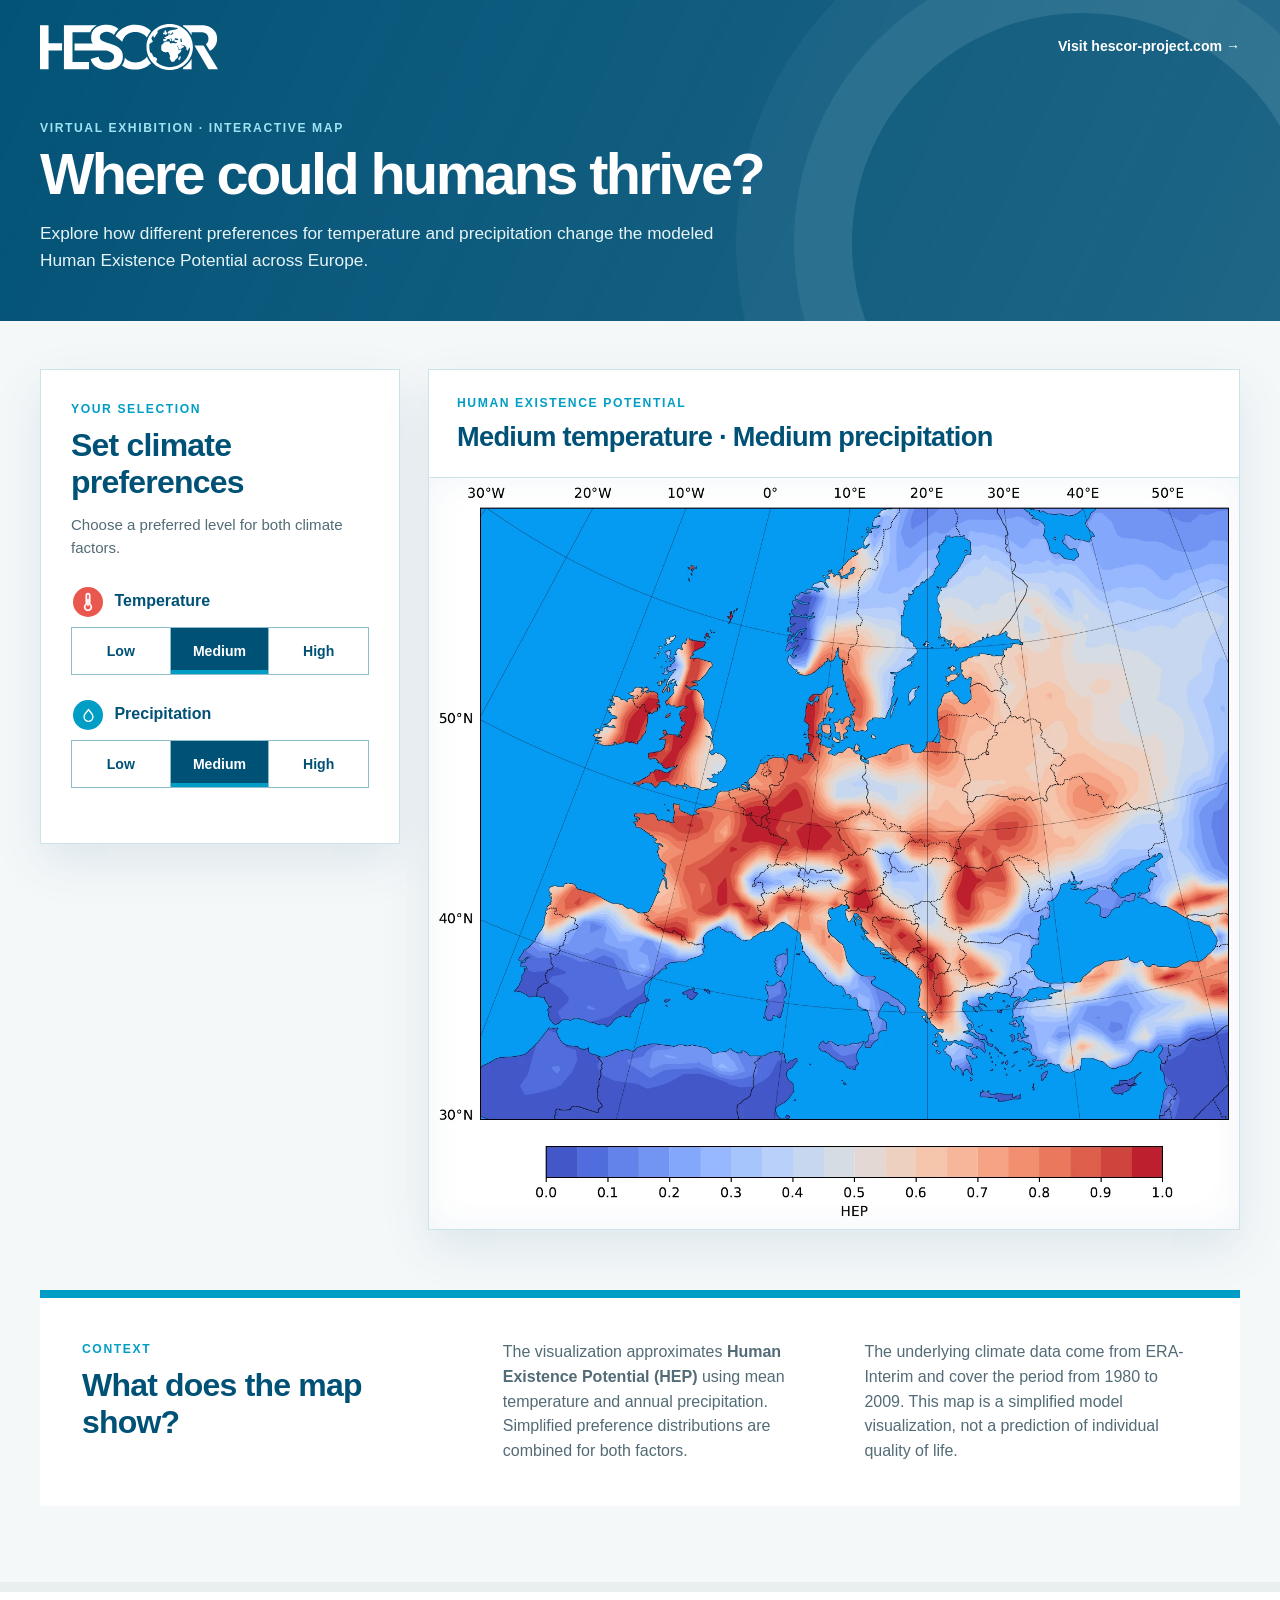
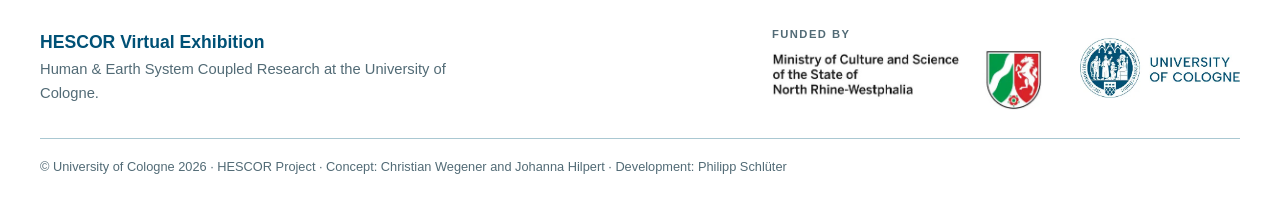
<file: index.html>
<!doctype html>
<html lang="en">
<head>
  <meta charset="utf-8">
  <meta name="viewport" content="width=device-width, initial-scale=1">
  <meta name="description" content="Interactive visualization of Human Existence Potential (HEP) for different temperature and precipitation preferences.">
  <meta name="theme-color" content="#005176">
  <title>Human Existence Potential · HESCOR</title>
  <link rel="icon" href="assets/hescor_logo.svg" type="image/svg+xml">
  <link rel="stylesheet" href="styles.css?v=4">
  <script src="app.js?v=4" defer></script>
</head>
<body>
  <header class="site-header">
    <nav class="nav-shell" aria-label="Main navigation">
      <a href="https://www.hescor-project.com/" aria-label="HESCOR project website">
        <img class="hescor-mark" src="assets/hescor_logo.svg" alt="HESCOR">
      </a>
      <a class="nav-link" href="https://www.hescor-project.com/">Visit hescor-project.com <span aria-hidden="true">→</span></a>
    </nav>
    <div class="hero-shell">
      <p class="eyebrow">Virtual Exhibition · Interactive map</p>
      <h1>Where could humans thrive?</h1>
      <p class="intro">Explore how different preferences for temperature and precipitation change the modeled Human Existence Potential across Europe.</p>
    </div>
  </header>

  <main class="page">
    <section class="explorer" aria-labelledby="explorer-title">
      <div class="controls-card">
        <div class="section-heading">
          <p class="step">Your selection</p>
          <h2 id="explorer-title">Set climate preferences</h2>
          <p>Choose a preferred level for both climate factors.</p>
        </div>

        <fieldset class="choice-group" data-variable="temp">
          <legend><span class="factor-icon temp-icon" aria-hidden="true"><svg viewBox="0 0 24 24"><path d="M14 4v10.54a4 4 0 1 1-4 0V4a2 2 0 0 1 4 0Z"/><path d="M12 9v7"/></svg></span> Temperature</legend>
          <div class="segmented">
            <button type="button" data-value="low" aria-pressed="false">Low</button>
            <button type="button" data-value="mid" aria-pressed="true">Medium</button>
            <button type="button" data-value="high" aria-pressed="false">High</button>
          </div>
        </fieldset>

        <fieldset class="choice-group" data-variable="precip">
          <legend><span class="factor-icon precip-icon" aria-hidden="true"><svg viewBox="0 0 24 24"><path d="M12 2.2 6.8 8.53a8.32 8.32 0 0 0-2.05 5.3 7.25 7.25 0 0 0 14.5 0 8.32 8.32 0 0 0-2.05-5.3L12 2.2Zm0 17.05a5.42 5.42 0 0 1-5.25-5.42 6.4 6.4 0 0 1 1.6-4.03L12 5.36l3.65 4.44a6.4 6.4 0 0 1 1.6 4.03A5.42 5.42 0 0 1 12 19.25Z"/></svg></span> Precipitation</legend>
          <div class="segmented">
            <button type="button" data-value="low" aria-pressed="false">Low</button>
            <button type="button" data-value="mid" aria-pressed="true">Medium</button>
            <button type="button" data-value="high" aria-pressed="false">High</button>
          </div>
        </fieldset>

      </div>

      <figure class="map-card" aria-labelledby="map-title">
        <div class="map-heading">
          <div>
            <p class="step">Human Existence Potential</p>
            <h2 id="map-title">Medium temperature · Medium precipitation</h2>
          </div>
        </div>
        <div class="image-wrap">
          <img id="hep-map" src="assets/plots/HEP_midTemp_midPrecip.webp" width="1480" height="1373" alt="HEP map for medium temperature and medium precipitation">
        </div>
      </figure>
    </section>

    <section class="context" aria-labelledby="context-title">
      <div>
        <p class="step">Context</p>
        <h2 id="context-title">What does the map show?</h2>
      </div>
      <div class="context-copy">
        <p>The visualization approximates <strong>Human Existence Potential (HEP)</strong> using mean temperature and annual precipitation. Simplified preference distributions are combined for both factors.</p>
        <p>The underlying climate data come from ERA-Interim and cover the period from 1980 to 2009. This map is a simplified model visualization, not a prediction of individual quality of life.</p>
      </div>
    </section>
  </main>

  <footer class="brand-footer">
    <div class="footer-inner">
      <div class="funders">
        <div class="funders-copy">
          <strong>HESCOR Virtual Exhibition</strong>
          <span>Human &amp; Earth System Coupled Research at the University of Cologne.</span>
        </div>
        <div class="logo-row">
          <div class="funding-logo">
            <span class="footer-label">Funded by</span>
            <img class="ministry-logo" src="assets/logo_ministerium.jpg" alt="Ministry of Culture and Science of the State of North Rhine-Westphalia">
          </div>
          <img class="uni-logo" src="assets/logo_uni-koeln.jpg" alt="University of Cologne">
        </div>
      </div>
      <div class="copyright">© University of Cologne 2026 · HESCOR Project · Concept: Christian Wegener and Johanna Hilpert · Development: Philipp Schlüter</div>
    </div>
  </footer>
</body>
</html>
</file>
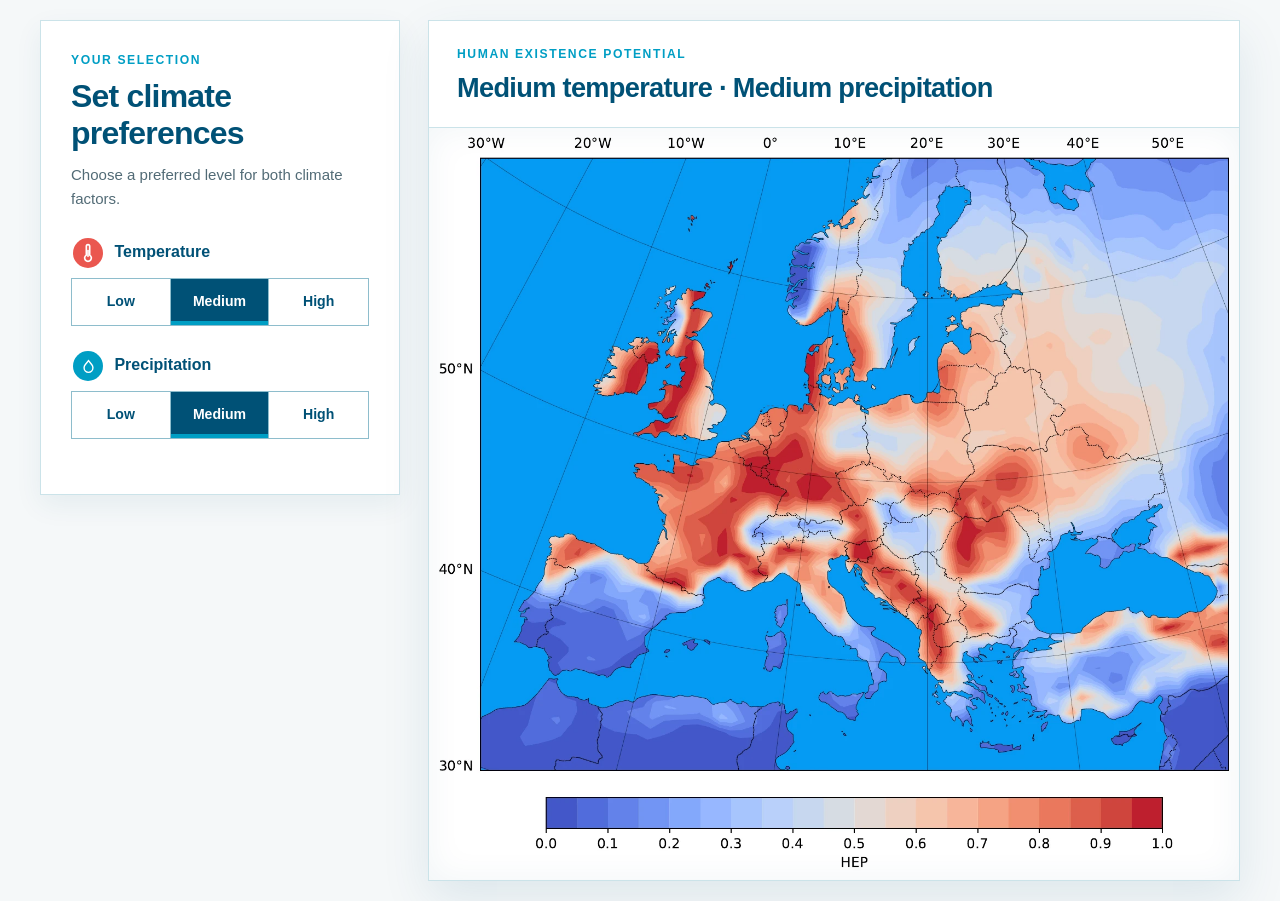
<file: embed.html>
<!doctype html>
<html lang="en">
<head>
  <meta charset="utf-8">
  <meta name="viewport" content="width=device-width, initial-scale=1">
  <meta name="description" content="Embeddable interactive visualization of Human Existence Potential (HEP) for different temperature and precipitation preferences.">
  <meta name="theme-color" content="#f5f8f9">
  <title>Human Existence Potential · Interactive map</title>
  <link rel="icon" href="assets/hescor_logo.svg" type="image/svg+xml">
  <link rel="stylesheet" href="styles.css?v=4">
  <script src="app.js?v=4" defer></script>
</head>
<body class="embedded">
  <main class="page">
    <h1 class="visually-hidden">Interactive Human Existence Potential map</h1>
    <section class="explorer" aria-labelledby="explorer-title">
      <div class="controls-card">
        <div class="section-heading">
          <p class="step">Your selection</p>
          <h2 id="explorer-title">Set climate preferences</h2>
          <p>Choose a preferred level for both climate factors.</p>
        </div>

        <fieldset class="choice-group" data-variable="temp">
          <legend><span class="factor-icon temp-icon" aria-hidden="true"><svg viewBox="0 0 24 24"><path d="M14 4v10.54a4 4 0 1 1-4 0V4a2 2 0 0 1 4 0Z"/><path d="M12 9v7"/></svg></span> Temperature</legend>
          <div class="segmented">
            <button type="button" data-value="low" aria-pressed="false">Low</button>
            <button type="button" data-value="mid" aria-pressed="true">Medium</button>
            <button type="button" data-value="high" aria-pressed="false">High</button>
          </div>
        </fieldset>

        <fieldset class="choice-group" data-variable="precip">
          <legend><span class="factor-icon precip-icon" aria-hidden="true"><svg viewBox="0 0 24 24"><path d="M12 2.2 6.8 8.53a8.32 8.32 0 0 0-2.05 5.3 7.25 7.25 0 0 0 14.5 0 8.32 8.32 0 0 0-2.05-5.3L12 2.2Zm0 17.05a5.42 5.42 0 0 1-5.25-5.42 6.4 6.4 0 0 1 1.6-4.03L12 5.36l3.65 4.44a6.4 6.4 0 0 1 1.6 4.03A5.42 5.42 0 0 1 12 19.25Z"/></svg></span> Precipitation</legend>
          <div class="segmented">
            <button type="button" data-value="low" aria-pressed="false">Low</button>
            <button type="button" data-value="mid" aria-pressed="true">Medium</button>
            <button type="button" data-value="high" aria-pressed="false">High</button>
          </div>
        </fieldset>
      </div>

      <figure class="map-card" aria-labelledby="map-title">
        <div class="map-heading">
          <div>
            <p class="step">Human Existence Potential</p>
            <h2 id="map-title">Medium temperature · Medium precipitation</h2>
          </div>
        </div>
        <div class="image-wrap">
          <img id="hep-map" src="assets/plots/HEP_midTemp_midPrecip.webp" width="1480" height="1373" alt="HEP map for medium temperature and medium precipitation">
        </div>
      </figure>
    </section>
  </main>
</body>
</html>
</file>
<file: styles.css>
:root {
  --blue: #005176;
  --cyan: #009ec4;
  --cyan-soft: #cbecf5;
  --coral: #ea574f;
  --coral-dark: #ce3e38;
  --ink: #122f3c;
  --muted: #526b76;
  --line: #cbe3e9;
  --background: #f5f8f9;
  --white: #fff;
  --shadow: 0 18px 45px rgba(0, 81, 118, .10);
}

* { box-sizing: border-box; }
html { scroll-behavior: smooth; }
body {
  margin: 0;
  background: var(--background);
  color: var(--ink);
  font-family: "Albert Sans", "Avenir Next", Avenir, "Segoe UI", sans-serif;
  line-height: 1.55;
}
button, a { font: inherit; }
a { color: inherit; }
.visually-hidden {
  position: absolute;
  width: 1px;
  height: 1px;
  padding: 0;
  margin: -1px;
  overflow: hidden;
  clip: rect(0, 0, 0, 0);
  white-space: nowrap;
  border: 0;
}

.site-header {
  position: relative;
  overflow: hidden;
  color: var(--white);
  background: linear-gradient(115deg, rgba(0,81,118,.99), rgba(0,81,118,.88)), repeating-linear-gradient(120deg, transparent 0 48px, rgba(255,255,255,.05) 49px 51px);
}
.site-header::after {
  content: "";
  position: absolute;
  right: -90px;
  bottom: -210px;
  width: 460px;
  height: 460px;
  border: 58px solid rgba(203,236,245,.12);
  border-radius: 50%;
  box-shadow: 0 0 0 58px rgba(203,236,245,.05);
}
.nav-shell, .hero-shell, .page, .footer-inner {
  width: min(1200px, calc(100vw - 40px));
  margin-inline: auto;
}
.nav-shell {
  position: relative;
  z-index: 2;
  display: flex;
  align-items: center;
  justify-content: space-between;
  gap: 24px;
  padding: 24px 0;
}
.hescor-mark { display: block; width: 178px; height: auto; }
.nav-link { font-size: .88rem; font-weight: 750; text-decoration: none; }
.nav-link:hover { color: #ffaca7; }
.hero-shell { position: relative; z-index: 1; padding: 25px 0 48px; }
.eyebrow, .step { margin: 0 0 8px; color: var(--cyan); font-size: .76rem; font-weight: 900; letter-spacing: .13em; text-transform: uppercase; }
.eyebrow { color: #9ee3f2; }
h1 { max-width: 820px; margin: 0; font-size: clamp(2.25rem, 4.5vw, 3.8rem); letter-spacing: -.045em; line-height: 1; }
.intro { max-width: 720px; margin: 16px 0 0; color: #e6f5f8; font-size: clamp(.98rem, 1.7vw, 1.08rem); }

.page { padding: 48px 0 76px; }
.embedded .page { padding-block: 20px; }
.embedded .controls-card { box-shadow: 0 10px 26px rgba(0,81,118,.07); }
.explorer { display: grid; grid-template-columns: minmax(270px, 360px) minmax(0, 1fr); gap: 28px; align-items: start; }
.controls-card, .map-card { margin: 0; border: 1px solid var(--line); background: var(--white); box-shadow: var(--shadow); }
.controls-card { padding: 30px; }
h2 { margin: 0; color: var(--blue); font-size: clamp(1.45rem, 2.8vw, 2rem); line-height: 1.15; letter-spacing: -.025em; }
.section-heading > p:last-child { margin: 12px 0 28px; color: var(--muted); font-size: .94rem; }
.choice-group { margin: 0 0 25px; padding: 0; border: 0; }
.choice-group legend { width: 100%; margin-bottom: 10px; color: var(--blue); font-weight: 800; }
.factor-icon { display: inline-grid; width: 30px; height: 30px; margin-right: 7px; place-items: center; border-radius: 50%; color: var(--white); vertical-align: middle; }
.factor-icon svg { display: block; width: 17px; height: 17px; fill: #fff; }
.temp-icon { background: var(--coral); }
.temp-icon svg { width: 20px; height: 20px; fill: none; stroke: #fff; stroke-width: 2; stroke-linecap: round; stroke-linejoin: round; }
.precip-icon { background: var(--cyan); }
.segmented { display: grid; grid-template-columns: repeat(3, 1fr); border: 1px solid #8ebdcc; }
.segmented button { min-height: 46px; padding: 8px; border: 0; border-right: 1px solid #8ebdcc; background: var(--white); color: var(--blue); cursor: pointer; font-size: .88rem; font-weight: 750; }
.segmented button:last-child { border-right: 0; }
.segmented button:hover { background: #f1fafc; }
.segmented button[aria-pressed="true"] { background: var(--blue); color: var(--white); box-shadow: inset 0 -4px 0 var(--cyan); }
button:focus-visible, a:focus-visible { outline: 3px solid var(--cyan); outline-offset: 3px; }
.map-card { overflow: hidden; }
.map-heading { display: flex; align-items: center; justify-content: space-between; gap: 20px; padding: 24px 28px; border-bottom: 1px solid var(--line); }
.map-heading h2 { font-size: clamp(1.25rem, 2.4vw, 1.7rem); }
.image-wrap { position: relative; overflow: hidden; background: #eef6f8; }
.image-wrap::after { content: ""; position: absolute; inset: 0; pointer-events: none; box-shadow: inset 0 0 35px rgba(0,81,118,.06); }
#hep-map { display: block; width: 100%; height: auto; transition: opacity .16s ease; }
#hep-map.changing { opacity: .25; }
.context { display: grid; grid-template-columns: minmax(250px, .8fr) 1.5fr; gap: 50px; margin-top: 60px; padding: 42px; border-top: 8px solid var(--cyan); background: var(--white); }
.context-copy { display: grid; grid-template-columns: 1fr 1fr; gap: 28px; }
.context-copy p { margin: 0; color: var(--muted); }
.brand-footer { border-top: 10px solid #e9eeee; background: var(--white); }
.footer-inner { padding: 34px 0 26px; }
.funders { display: flex; align-items: center; justify-content: space-between; gap: 38px; }
.funders-copy { max-width: 430px; }
.funders-copy strong { display: block; color: var(--blue); font-size: 1.1rem; }
.funders-copy span { color: var(--muted); font-size: .92rem; }
.logo-row { display: flex; align-items: center; justify-content: flex-end; gap: 38px; }
.footer-label { display: block; margin-bottom: 7px; color: var(--muted); font-size: .7rem; font-weight: 900; letter-spacing: .13em; text-transform: uppercase; }
.ministry-logo { display: block; width: min(270px, 40vw); height: auto; }
.uni-logo { display: block; width: min(160px, 25vw); height: auto; }
.copyright { margin-top: 28px; padding-top: 18px; border-top: 1px solid #aac8d2; color: var(--muted); font-size: .8rem; }

@media (max-width: 850px) {
  .explorer { grid-template-columns: 1fr; }
  .controls-card { padding: 25px; }
  .choice-group { max-width: 520px; }
  .context { grid-template-columns: 1fr; gap: 22px; padding: 30px; }
  .funders { align-items: flex-start; flex-direction: column; }
  .logo-row { justify-content: flex-start; }
}
@media (max-width: 560px) {
  .nav-shell, .hero-shell, .page, .footer-inner { width: min(100% - 26px, 1200px); }
  .nav-link { display: none; }
  .hescor-mark { width: 145px; }
  .hero-shell { padding: 24px 0 42px; }
  .page { padding-top: 28px; }
  .embedded .page { padding-block: 12px; }
  .map-heading { align-items: flex-start; flex-direction: column; padding: 20px; }
  .context-copy { grid-template-columns: 1fr; }
  .logo-row { align-items: flex-start; flex-direction: column; gap: 24px; }
  .ministry-logo { width: 270px; max-width: 100%; }
  .uni-logo { width: 145px; max-width: 100%; }
}
@media (prefers-reduced-motion: reduce) {
  *, *::before, *::after { scroll-behavior: auto !important; transition: none !important; }
}
</file>
